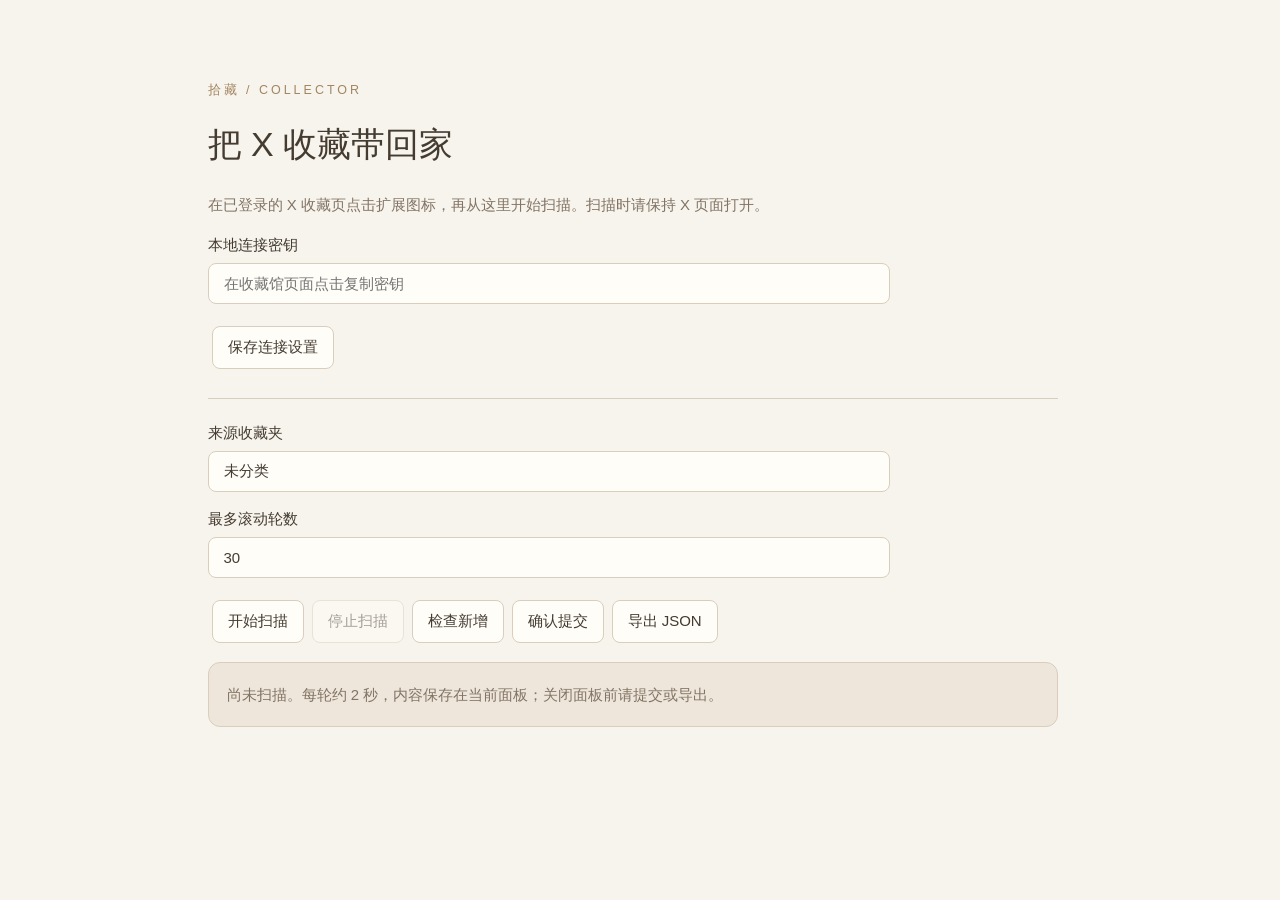
<file: extension/panel.html>
<!doctype html><html lang="zh-CN"><head><meta charset="utf-8"><title>拾藏 · X 采集</title><link rel="stylesheet" href="panel.css"></head><body><main><small>拾藏 / COLLECTOR</small><h1>把 X 收藏带回家</h1><p>在已登录的 X 收藏页点击扩展图标，再从这里开始扫描。扫描时请保持 X 页面打开。</p><label>本地连接密钥<input id="key" type="password" placeholder="在收藏馆页面点击复制密钥"></label><button id="save">保存连接设置</button><hr><label>来源收藏夹<input id="collection" value="未分类" placeholder="可手动填写当前收藏夹名称"></label><label>最多滚动轮数<input id="rounds" type="number" min="1" max="300" value="30"></label><div><button id="scan">开始扫描</button><button id="stop" disabled>停止扫描</button><button id="preview">检查新增</button><button id="import">确认提交</button><button id="export">导出 JSON</button></div><p id="status" role="status">尚未扫描。每轮约 2 秒，内容保存在当前面板；关闭面板前请提交或导出。</p><div id="preview-list"></div></main><script src="panel.js"></script></body></html>
</file>
<file: extension/panel.css>
:root{color-scheme:light;--bg:#f7f4ed;--text:#443b31;--muted:#827465;--accent:#a38661;--surface:#fffdf8;--border:#d9cebd;--status:#eee6da;--focus:#957044}
:root[data-theme="dark"]{color-scheme:dark;--bg:#191b1e;--text:#e7e3dc;--muted:#b2aba0;--accent:#d0b38a;--surface:#25282d;--border:#45494f;--status:#2b2e33;--focus:#e0bd8c}
body{font:15px 'Segoe UI','Microsoft YaHei',sans-serif;background:var(--bg);color:var(--text);margin:0}main{max-width:850px;margin:50px auto;padding:30px}small{letter-spacing:3px;color:var(--accent)}h1{font-weight:500;font-size:34px}p{line-height:1.8;color:var(--muted)}label{display:block;margin:18px 0}input{display:block;width:95%;max-width:650px;margin-top:8px}input,button,select{font:inherit;border:1px solid var(--border);padding:11px 15px;border-radius:8px;background:var(--surface);color:inherit}button{cursor:pointer;margin:4px}button:disabled{opacity:.45;cursor:default}hr{border:0;border-top:1px solid var(--border);margin:25px 0}#status{white-space:pre-wrap;background:var(--status);padding:18px;border-radius:12px}.item{border-bottom:1px solid var(--border);padding:15px;white-space:pre-wrap;overflow-wrap:anywhere}.theme-control{display:flex;align-items:center;justify-content:flex-end;gap:10px;margin:0 0 18px;color:var(--muted);font-size:13px}.theme-control select{padding:8px 12px}button:focus-visible,input:focus-visible,select:focus-visible{outline:2px solid var(--focus);outline-offset:3px}@media(max-width:600px){main{margin:15px auto;padding:22px}}
:root{--ease-out:cubic-bezier(.2,.7,.2,1);scrollbar-gutter:stable}
button{touch-action:manipulation;-webkit-tap-highlight-color:transparent;transition:transform 180ms var(--ease-out),background-color 140ms ease,border-color 140ms ease,box-shadow 180ms ease}
button:active:not(:disabled){transform:translateY(1px) scale(.976);transition-duration:85ms;box-shadow:inset 0 1px 4px #00000018}
@media(hover:hover){button:hover:not(:disabled){border-color:var(--accent);box-shadow:0 2px 8px #0000000d}}
button:disabled{transform:none;box-shadow:none}
input,select{transition:border-color 140ms ease,box-shadow 140ms ease}
input:focus,select:focus{outline:none;border-color:var(--accent);box-shadow:0 0 0 3px color-mix(in srgb,var(--accent) 15%,transparent)}
#status{border:1px solid var(--border);transition:border-color 160ms ease}
@media(pointer:coarse){button,select{min-height:42px}}
@media(prefers-reduced-motion:reduce){*,*::before,*::after{transition:none!important;animation:none!important}button:active:not(:disabled){transform:none}}
button{position:relative;overflow:hidden;transition:transform 260ms cubic-bezier(.16,1,.3,1),background-color 140ms ease,border-color 140ms ease,box-shadow 200ms ease}
button:active:not(:disabled){transform:translateY(2px) scale(.94);background:color-mix(in srgb,var(--accent) 22%,var(--surface));transition-duration:75ms;box-shadow:inset 0 2px 5px #00000025}
@media(hover:hover){button:hover:not(:disabled){transform:translateY(-2px);box-shadow:0 5px 14px #00000024}button:hover:active:not(:disabled){transform:translateY(2px) scale(.94)}}
.tap-flash::after{content:'';position:absolute;inset:0;pointer-events:none;border-radius:inherit;background:radial-gradient(circle at var(--tap-x,50%) var(--tap-y,50%),#e0ae5a99 0%,#d3a05644 35%,transparent 75%);animation:tap-flash 480ms ease-out both}
@keyframes tap-flash{0%{opacity:.9;transform:scale(.75)}100%{opacity:0;transform:scale(1.25)}}
@media(prefers-reduced-motion:reduce){button:hover:not(:disabled),button:active:not(:disabled){transform:none!important}.tap-flash::after{animation:none!important;opacity:.25}}
</file>
